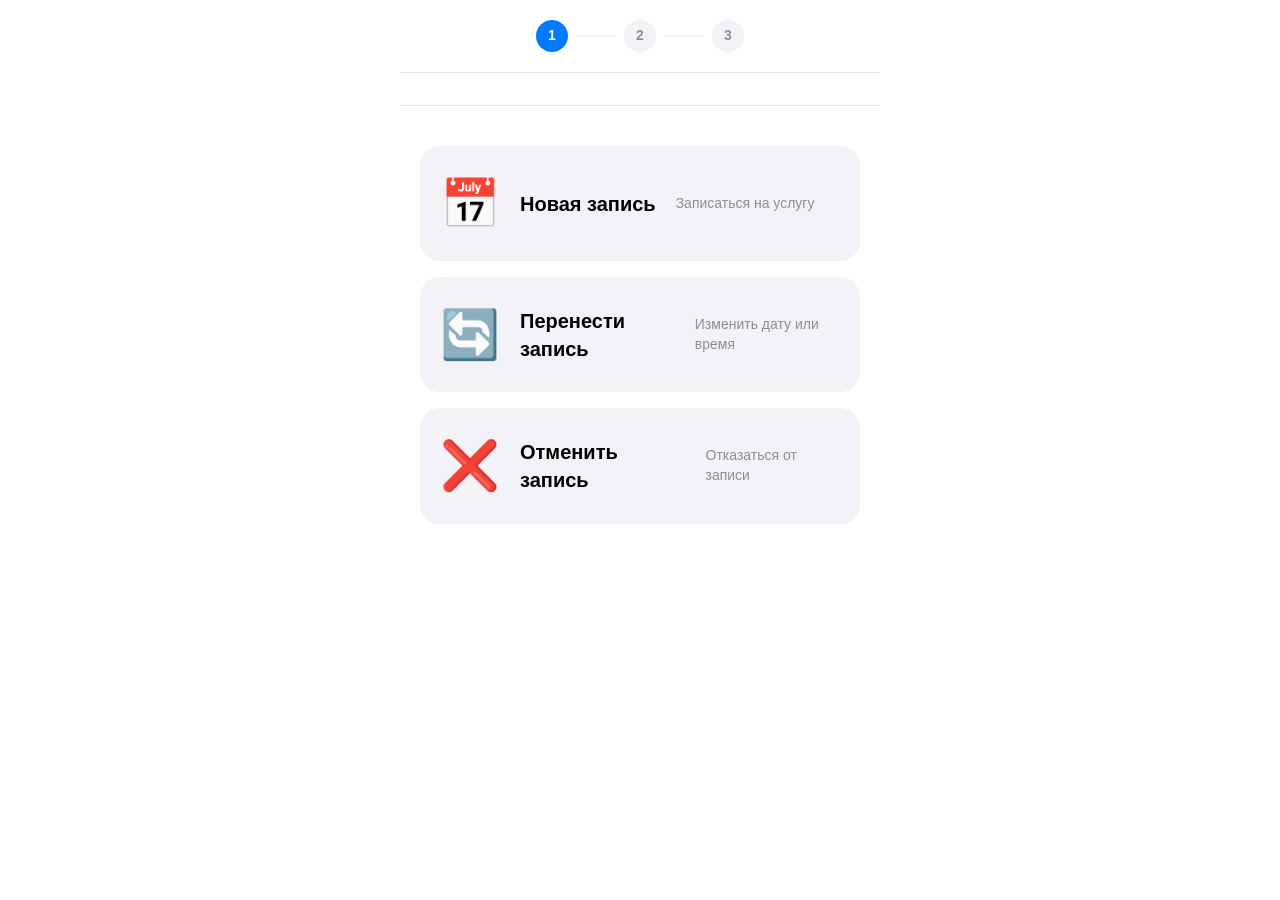
<file: index.html>
<!DOCTYPE html>
<html lang="ru">
<head>
    <meta charset="UTF-8">
    <meta name="viewport" content="width=device-width, initial-scale=1.0, maximum-scale=1.0, user-scalable=no, viewport-fit=cover">
    <title>Запись</title>
    <link rel="stylesheet" href="style.css">
    <script src="https://telegram.org/js/telegram-web-app.js"></script>
</head>
<body>
<div class="app">
    <div class="progress-bar"><div class="progress-step active">1</div><div class="progress-line"></div><div class="progress-step">2</div><div class="progress-line"></div><div class="progress-step">3</div></div>
    <div class="screen active" id="screen-action">
        <div class="screen-header"><h1 id="business-name"></h1><p id="business-address"></p></div>
        <div class="screen-content">
            <div class="action-cards">
                <div class="action-card" data-action="book"><div class="action-icon">📅</div><div class="action-title">Новая запись</div><div class="action-desc">Записаться на услугу</div></div>
                <div class="action-card" data-action="reschedule"><div class="action-icon">🔄</div><div class="action-title">Перенести запись</div><div class="action-desc">Изменить дату или время</div></div>
                <div class="action-card" data-action="cancel"><div class="action-icon">❌</div><div class="action-title">Отменить запись</div><div class="action-desc">Отказаться от записи</div></div>
            </div>
        </div>
    </div>
    <div class="screen" id="screen-booking">
        <div class="screen-header"><button class="back-btn" id="back-from-booking">← Назад</button><h2>Новая запись</h2></div>
        <div class="screen-content">
            <div class="profile-card"><div class="profile-avatar" id="user-avatar">👤</div><div class="profile-info"><input type="text" id="client-name" class="clean-input name-input" placeholder="Ваше имя"><input type="tel" id="client-phone" class="clean-input phone-input" placeholder="+375 XX XXX-XX-XX"></div></div>
            <div class="section-title">Выберите услугу</div>
            <div id="services-list" class="services-grid"><div class="loading-state"><div class="spinner"></div><span>Загрузка...</span></div></div>
            <div class="section-title">Пожелания</div>
            <textarea id="client-notes" class="notes-input" placeholder="Особые пожелания..." rows="2"></textarea>
        </div>
        <div class="screen-footer"><button id="continue-btn" class="primary-btn" disabled>Продолжить →</button></div>
    </div>
    <div class="screen" id="screen-find">
        <div class="screen-header"><button class="back-btn" id="back-from-find">← Назад</button><h2 id="find-title">Найти запись</h2></div>
        <div class="screen-content">
            <div class="section-title">Введите номер записи или телефон</div>
            <input type="text" id="search-query" class="clean-input" placeholder="#123 или телефон" style="font-size:18px;padding:16px;background:var(--bg-secondary);border-radius:16px;">
            <div id="search-result" class="search-result" style="display:none;"></div>
        </div>
        <div class="screen-footer"><button id="search-btn" class="primary-btn" disabled>Найти</button></div>
    </div>
</div>
<div id="toast" class="toast"></div>
<script src="telegram.js"></script>
<script src="app.js"></script>
</body>
</html>
</file>
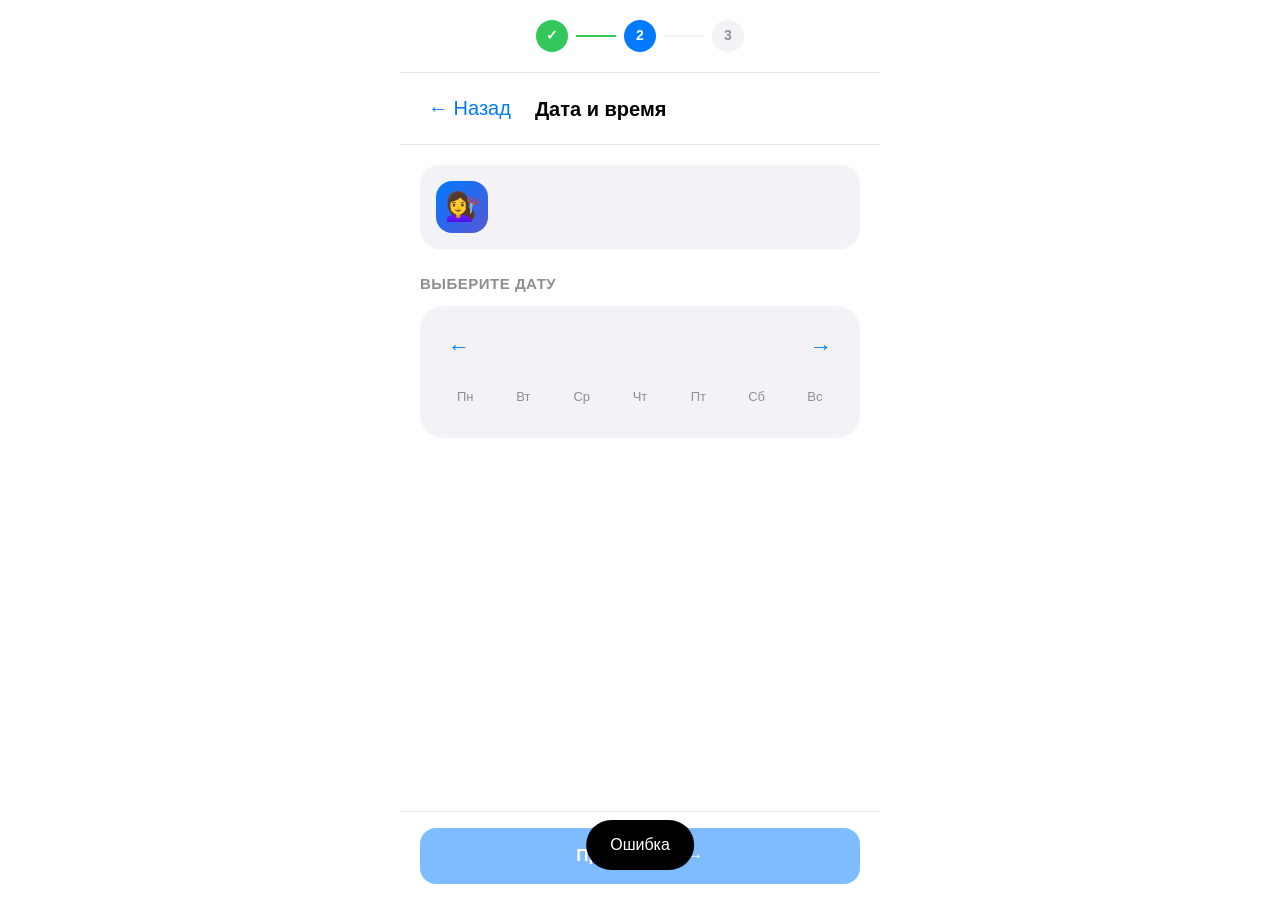
<file: calendar.html>
<!DOCTYPE html>
<html lang="ru">
<head>
    <meta charset="UTF-8">
    <meta name="viewport" content="width=device-width, initial-scale=1.0, maximum-scale=1.0, user-scalable=no, viewport-fit=cover">
    <title>Дата и время</title>
    <link rel="stylesheet" href="style.css">
    <script src="https://telegram.org/js/telegram-web-app.js"></script>
</head>
<body>
<div class="app">
    <div class="progress-bar"><div class="progress-step completed">✓</div><div class="progress-line completed"></div><div class="progress-step active">2</div><div class="progress-line"></div><div class="progress-step">3</div></div>
    <div class="screen active">
        <div class="screen-header"><button class="back-btn" id="back-btn">← Назад</button><h2>Дата и время</h2></div>
        <div class="screen-content">
            <div class="selected-service-card"><div class="service-icon">💇‍♀️</div><div class="service-info"><span id="selected-service-name"></span><span id="selected-service-details"></span></div></div>
            <div class="section-title">Выберите дату</div>
            <div class="calendar-wrapper"><div class="calendar-header"><button id="prev-month" class="month-nav">←</button><span id="current-month"></span><button id="next-month" class="month-nav">→</button></div><div class="weekdays"><span>Пн</span><span>Вт</span><span>Ср</span><span>Чт</span><span>Пт</span><span>Сб</span><span>Вс</span></div><div id="calendar-days" class="calendar-grid"></div></div>
            <div id="time-section" class="time-section" style="display:none;"><div class="section-title">Выберите время</div><div id="time-slots" class="time-grid"></div></div>
        </div>
        <div class="screen-footer"><button id="continue-calendar-btn" class="primary-btn" disabled>Продолжить →</button></div>
    </div>
</div>
<div id="toast" class="toast"></div>
<script src="telegram.js"></script>
<script src="calendar.js"></script>
</body>
</html>
</file>
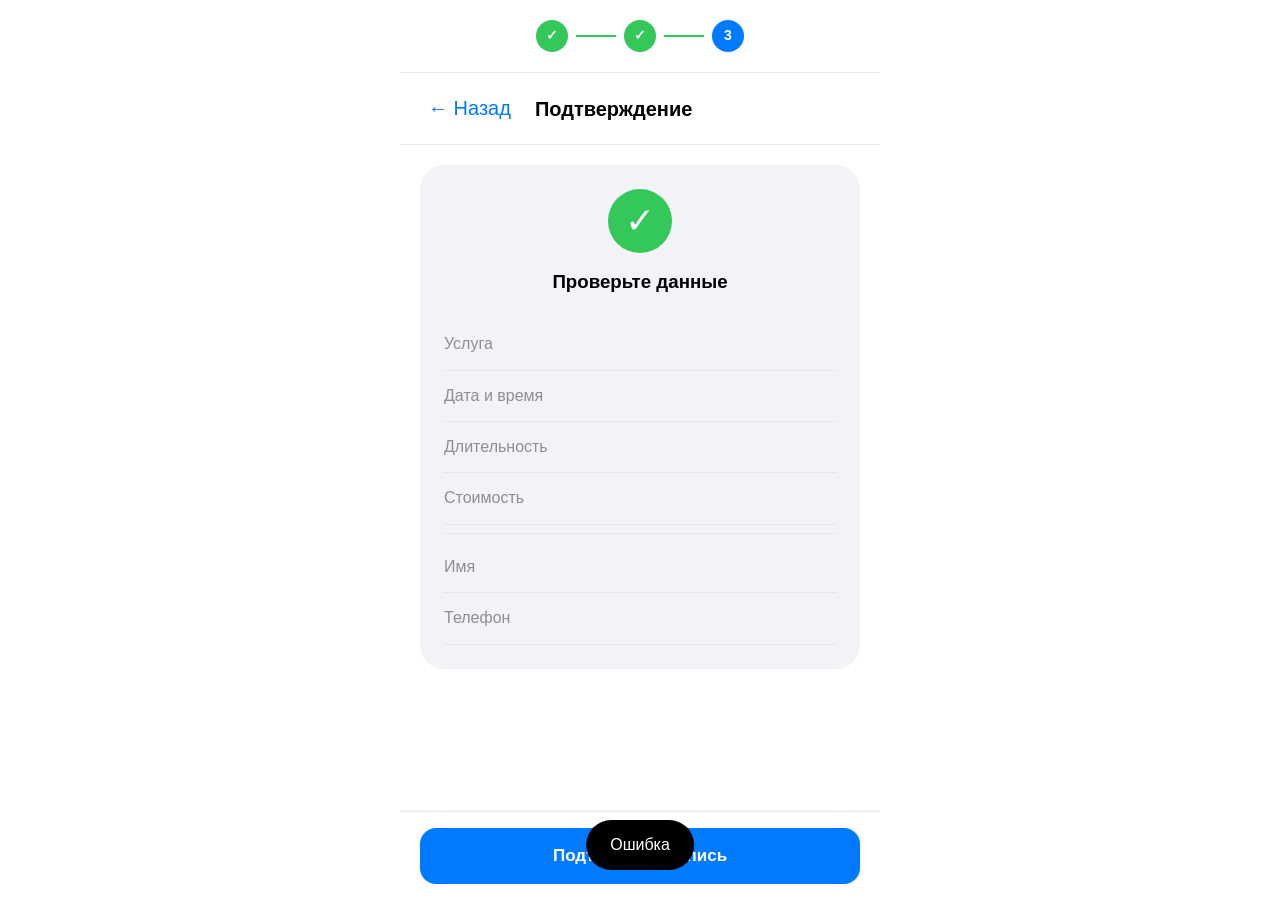
<file: confirm.html>
<!DOCTYPE html>
<html lang="ru">
<head>
    <meta charset="UTF-8">
    <meta name="viewport" content="width=device-width, initial-scale=1.0, maximum-scale=1.0, user-scalable=no, viewport-fit=cover">
    <title>Подтверждение</title>
    <link rel="stylesheet" href="style.css">
    <script src="https://telegram.org/js/telegram-web-app.js"></script>
</head>
<body>
<div class="app">
    <div class="progress-bar"><div class="progress-step completed">✓</div><div class="progress-line completed"></div><div class="progress-step completed">✓</div><div class="progress-line completed"></div><div class="progress-step active">3</div></div>
    <div class="screen active">
        <div class="screen-header"><button class="back-btn" id="back-btn">← Назад</button><h2>Подтверждение</h2></div>
        <div class="screen-content">
            <div class="confirm-card"><div class="confirm-header"><div class="check-icon">✓</div><h3>Проверьте данные</h3></div>
                <div class="confirm-details">
                    <div class="detail-row"><span class="label">Услуга</span><span id="confirm-service" class="value"></span></div>
                    <div class="detail-row"><span class="label">Дата и время</span><span id="confirm-datetime" class="value highlight"></span></div>
                    <div class="detail-row"><span class="label">Длительность</span><span id="confirm-duration" class="value"></span></div>
                    <div class="detail-row"><span class="label">Стоимость</span><span id="confirm-price" class="value price"></span></div>
                    <div class="divider"></div>
                    <div class="detail-row"><span class="label">Имя</span><span id="confirm-name" class="value"></span></div>
                    <div class="detail-row"><span class="label">Телефон</span><span id="confirm-phone" class="value"></span></div>
                    <div id="notes-row" class="detail-row" style="display:none;"><span class="label">Пожелания</span><span id="confirm-notes" class="value"></span></div>
                </div>
            </div>
        </div>
        <div class="screen-footer"><button id="confirm-btn" class="primary-btn">Подтвердить запись</button></div>
    </div>
</div>
<div id="toast" class="toast"></div>
<script src="telegram.js"></script>
<script src="confirm.js"></script>
</body>
</html>
</file>
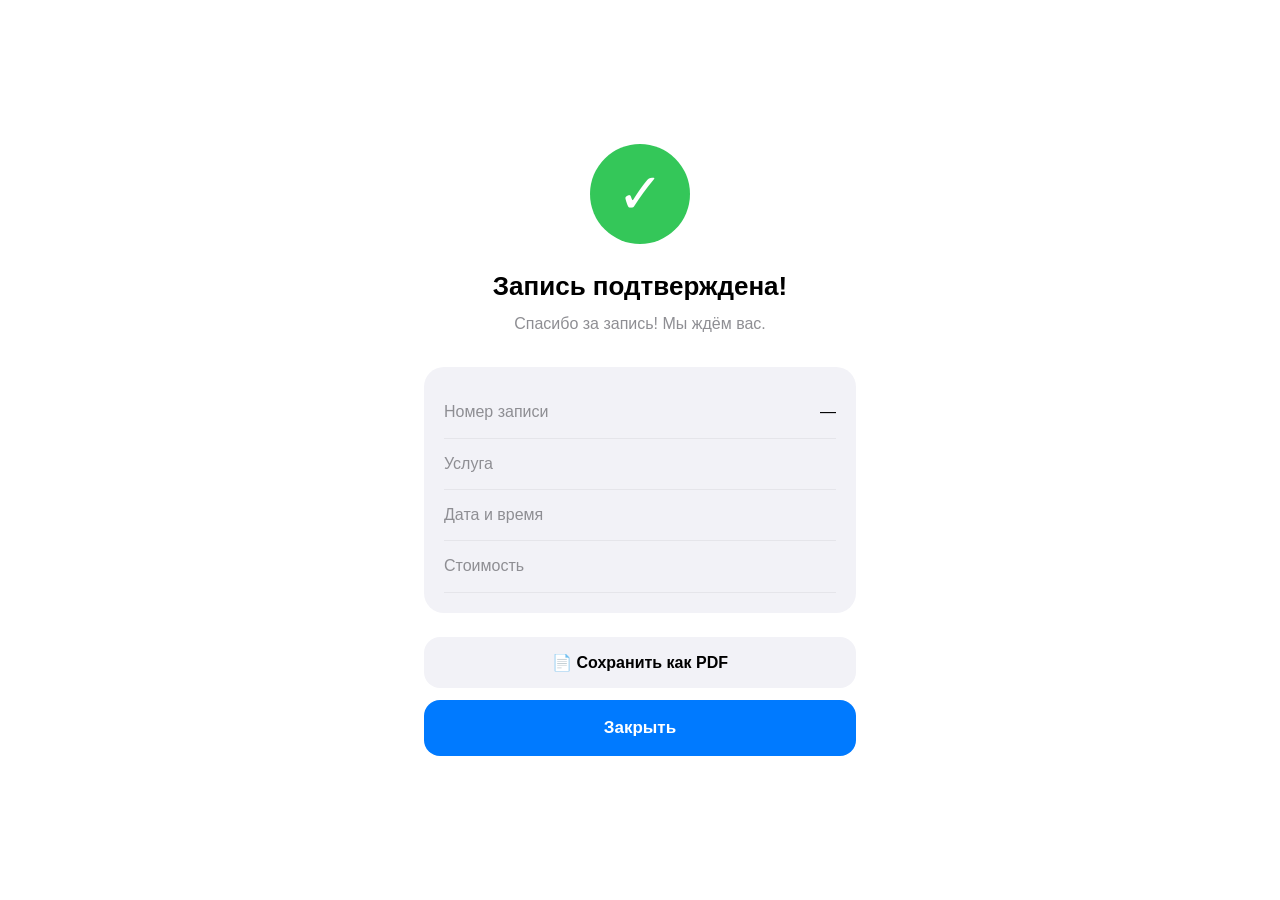
<file: success.html>
<!DOCTYPE html>
<html lang="ru">
<head>
    <meta charset="UTF-8">
    <meta name="viewport" content="width=device-width, initial-scale=1.0, maximum-scale=1.0, user-scalable=no, viewport-fit=cover">
    <title>Запись подтверждена</title>
    <link rel="stylesheet" href="style.css">
    <script src="https://telegram.org/js/telegram-web-app.js"></script>
</head>
<body>
<div class="app success-app">
    <div class="success-screen">
        <div class="success-animation"><div class="success-circle"><span class="success-check">✓</span></div></div>
        <h2 class="success-title">Запись подтверждена!</h2>
        <p class="success-message">Спасибо за запись! Мы ждём вас.</p>
        <div class="success-details-card">
            <div class="detail-row"><span class="label">Номер записи</span><span id="appointment-id" class="value">—</span></div>
            <div class="detail-row"><span class="label">Услуга</span><span id="success-service" class="value"></span></div>
            <div class="detail-row"><span class="label">Дата и время</span><span id="success-datetime" class="value highlight"></span></div>
            <div class="detail-row"><span class="label">Стоимость</span><span id="success-price" class="value price"></span></div>
        </div>
        <button id="pdf-btn" class="secondary-btn">📄 Сохранить как PDF</button>
        <button id="close-btn" class="primary-btn success-btn">Закрыть</button>
    </div>
</div>
<div id="toast" class="toast"></div>
<script src="telegram.js"></script>
<script src="success.js"></script>
</body>
</html>
</file>
<file: style.css>
*{margin:0;padding:0;box-sizing:border-box}
:root{--primary:#007aff;--success:#34c759;--danger:#ff3b30;--bg-primary:#fff;--bg-secondary:#f2f2f7;--text-primary:#000;--text-secondary:#8e8e93;--border-light:#e5e5ea}
@media (prefers-color-scheme:dark){:root{--primary:#0a84ff;--bg-primary:#1c1c1e;--bg-secondary:#2c2c2e;--text-primary:#fff;--border-light:#38383a}}
body{font-family:-apple-system,BlinkMacSystemFont,'SF Pro Text',sans-serif;background:var(--bg-primary);color:var(--text-primary);line-height:1.4;-webkit-font-smoothing:antialiased;min-height:100vh}
.app{max-width:480px;margin:0 auto;min-height:100vh;display:flex;flex-direction:column;background:var(--bg-primary)}
.progress-bar{display:flex;align-items:center;justify-content:center;padding:20px 24px;border-bottom:1px solid var(--border-light)}
.progress-step{width:32px;height:32px;border-radius:50%;background:var(--bg-secondary);color:var(--text-secondary);display:flex;align-items:center;justify-content:center;font-size:14px;font-weight:600}
.progress-step.active{background:var(--primary);color:#fff}
.progress-step.completed{background:var(--success);color:#fff}
.progress-line{width:40px;height:2px;background:var(--bg-secondary);margin:0 8px}
.progress-line.completed{background:var(--success)}
.screen{display:none;flex:1;flex-direction:column}
.screen.active{display:flex}
.screen-header{padding:16px 20px;border-bottom:1px solid var(--border-light);display:flex;align-items:center;gap:16px}
.screen-header h1{font-size:24px;font-weight:700}
.screen-header h2{font-size:20px;font-weight:600}
.back-btn{background:none;border:none;color:var(--primary);font-size:20px;cursor:pointer;padding:8px}
.screen-content{flex:1;padding:20px}
.screen-footer{padding:16px 20px;border-top:1px solid var(--border-light)}
.action-cards{display:flex;flex-direction:column;gap:16px;padding:20px 0}
.action-card{background:var(--bg-secondary);border-radius:20px;padding:24px 20px;cursor:pointer;transition:all 0.2s;display:flex;align-items:center;gap:20px}
.action-card:active{transform:scale(0.98);background:var(--bg-primary);border:2px solid var(--primary)}
.action-icon{font-size:48px}
.action-title{font-size:20px;font-weight:600}
.action-desc{font-size:14px;color:var(--text-secondary)}
.profile-card{display:flex;align-items:center;gap:16px;padding:16px;background:var(--bg-secondary);border-radius:20px;margin-bottom:24px}
.profile-avatar{width:56px;height:56px;border-radius:50%;background:var(--primary);display:flex;align-items:center;justify-content:center;color:#fff;font-size:24px;font-weight:600}
.profile-info{flex:1}
.clean-input{width:100%;padding:10px 0;font-size:16px;background:transparent;border:none;border-bottom:1px solid var(--border-light);color:var(--text-primary);outline:none}
.clean-input:focus{border-bottom-color:var(--primary)}
.name-input{font-size:18px;font-weight:600}
.section-title{font-size:15px;font-weight:600;text-transform:uppercase;letter-spacing:0.5px;color:var(--text-secondary);margin:24px 0 12px}
.services-grid{display:flex;flex-direction:column;gap:10px}
.service-card{background:var(--bg-secondary);border-radius:16px;padding:18px 16px;cursor:pointer;border:2px solid transparent}
.service-card.selected{border-color:var(--primary);background:var(--bg-primary)}
.service-card-header{display:flex;justify-content:space-between;margin-bottom:8px}
.service-name{font-size:17px;font-weight:600}
.service-price{font-size:18px;font-weight:700;color:var(--primary)}
.service-duration{font-size:14px;color:var(--text-secondary)}
.notes-input{width:100%;padding:16px;font-size:15px;background:var(--bg-secondary);border:none;border-radius:16px;color:var(--text-primary);resize:none}
.primary-btn{width:100%;padding:18px;background:var(--primary);color:#fff;border:none;border-radius:16px;font-size:17px;font-weight:600;cursor:pointer}
.primary-btn:disabled{opacity:0.5;cursor:not-allowed}
.primary-btn:active{transform:scale(0.98)}
.secondary-btn{width:100%;padding:16px;background:var(--bg-secondary);color:var(--text-primary);border:none;border-radius:16px;font-size:16px;font-weight:600;cursor:pointer;margin-bottom:12px}
.selected-service-card{display:flex;align-items:center;gap:16px;padding:16px;background:var(--bg-secondary);border-radius:20px;margin-bottom:24px}
.service-icon{width:52px;height:52px;border-radius:16px;background:linear-gradient(135deg,var(--primary),#5856d6);display:flex;align-items:center;justify-content:center;font-size:28px}
.service-info{display:flex;flex-direction:column}
.calendar-wrapper{background:var(--bg-secondary);border-radius:24px;padding:20px 16px}
.calendar-header{display:flex;justify-content:space-between;align-items:center;margin-bottom:20px}
.month-nav{background:none;border:none;color:var(--primary);font-size:22px;cursor:pointer;padding:8px 12px}
#current-month{font-size:17px;font-weight:600}
.weekdays{display:grid;grid-template-columns:repeat(7,1fr);text-align:center;margin-bottom:12px;color:var(--text-secondary);font-size:13px;font-weight:500}
.calendar-grid{display:grid;grid-template-columns:repeat(7,1fr);gap:6px}
.calendar-day{aspect-ratio:1;display:flex;align-items:center;justify-content:center;border-radius:12px;cursor:pointer;font-size:15px;font-weight:500}
.calendar-day.selected{background:var(--primary);color:#fff}
.calendar-day.today{color:var(--primary);font-weight:700}
.calendar-day.disabled{opacity:0.3;cursor:not-allowed}
.time-grid{display:grid;grid-template-columns:repeat(3,1fr);gap:10px}
.time-slot{background:var(--bg-secondary);border-radius:14px;padding:14px 8px;text-align:center;cursor:pointer;font-size:15px;font-weight:500;border:2px solid transparent}
.time-slot.selected{border-color:var(--primary);background:var(--bg-primary)}
.confirm-card{background:var(--bg-secondary);border-radius:24px;padding:24px}
.confirm-header{text-align:center;margin-bottom:24px}
.check-icon{width:64px;height:64px;border-radius:50%;background:var(--success);color:#fff;font-size:36px;display:flex;align-items:center;justify-content:center;margin:0 auto 16px}
.detail-row{display:flex;justify-content:space-between;padding:14px 0;border-bottom:1px solid var(--border-light)}
.divider{height:1px;background:var(--border-light);margin:8px 0}
.label{color:var(--text-secondary)}
.value{font-weight:500;text-align:right}
.value.highlight{color:var(--primary);font-weight:600}
.value.price{font-size:18px;font-weight:700;color:var(--primary)}
.success-app{justify-content:center}
.success-screen{text-align:center;padding:40px 24px}
.success-circle{width:100px;height:100px;border-radius:50%;background:var(--success);margin:0 auto 24px;display:flex;align-items:center;justify-content:center;animation:scaleIn 0.4s}
@keyframes scaleIn{0%{transform:scale(0)}100%{transform:scale(1)}}
.success-check{color:#fff;font-size:56px}
.success-title{font-size:26px;font-weight:700;margin-bottom:8px}
.success-message{color:var(--text-secondary);margin-bottom:32px}
.success-details-card{background:var(--bg-secondary);border-radius:20px;padding:20px;margin-bottom:24px;text-align:left}
.loading-state{display:flex;flex-direction:column;align-items:center;gap:16px;padding:40px;color:var(--text-secondary)}
.spinner{width:40px;height:40px;border:3px solid var(--bg-secondary);border-top-color:var(--primary);border-radius:50%;animation:spin 0.8s infinite}
@keyframes spin{to{transform:rotate(360deg)}}
.toast{position:fixed;bottom:30px;left:50%;transform:translateX(-50%) translateY(100px);background:var(--text-primary);color:var(--bg-primary);padding:14px 24px;border-radius:40px;opacity:0;transition:all 0.3s;z-index:1000}
.toast.show{opacity:1;transform:translateX(-50%) translateY(0)}
.error-message{color:var(--danger);text-align:center;padding:20px}
.appointment-card{background:var(--bg-secondary);border-radius:20px;padding:20px;margin-top:20px}
.appointment-header{display:flex;justify-content:space-between;margin-bottom:16px;padding-bottom:16px;border-bottom:1px solid var(--border-light)}
.appointment-id{font-size:18px;font-weight:600}
.danger-btn{width:100%;padding:18px;background:var(--danger);color:#fff;border:none;border-radius:16px;font-size:17px;font-weight:600;cursor:pointer;margin-top:16px}
</file>
